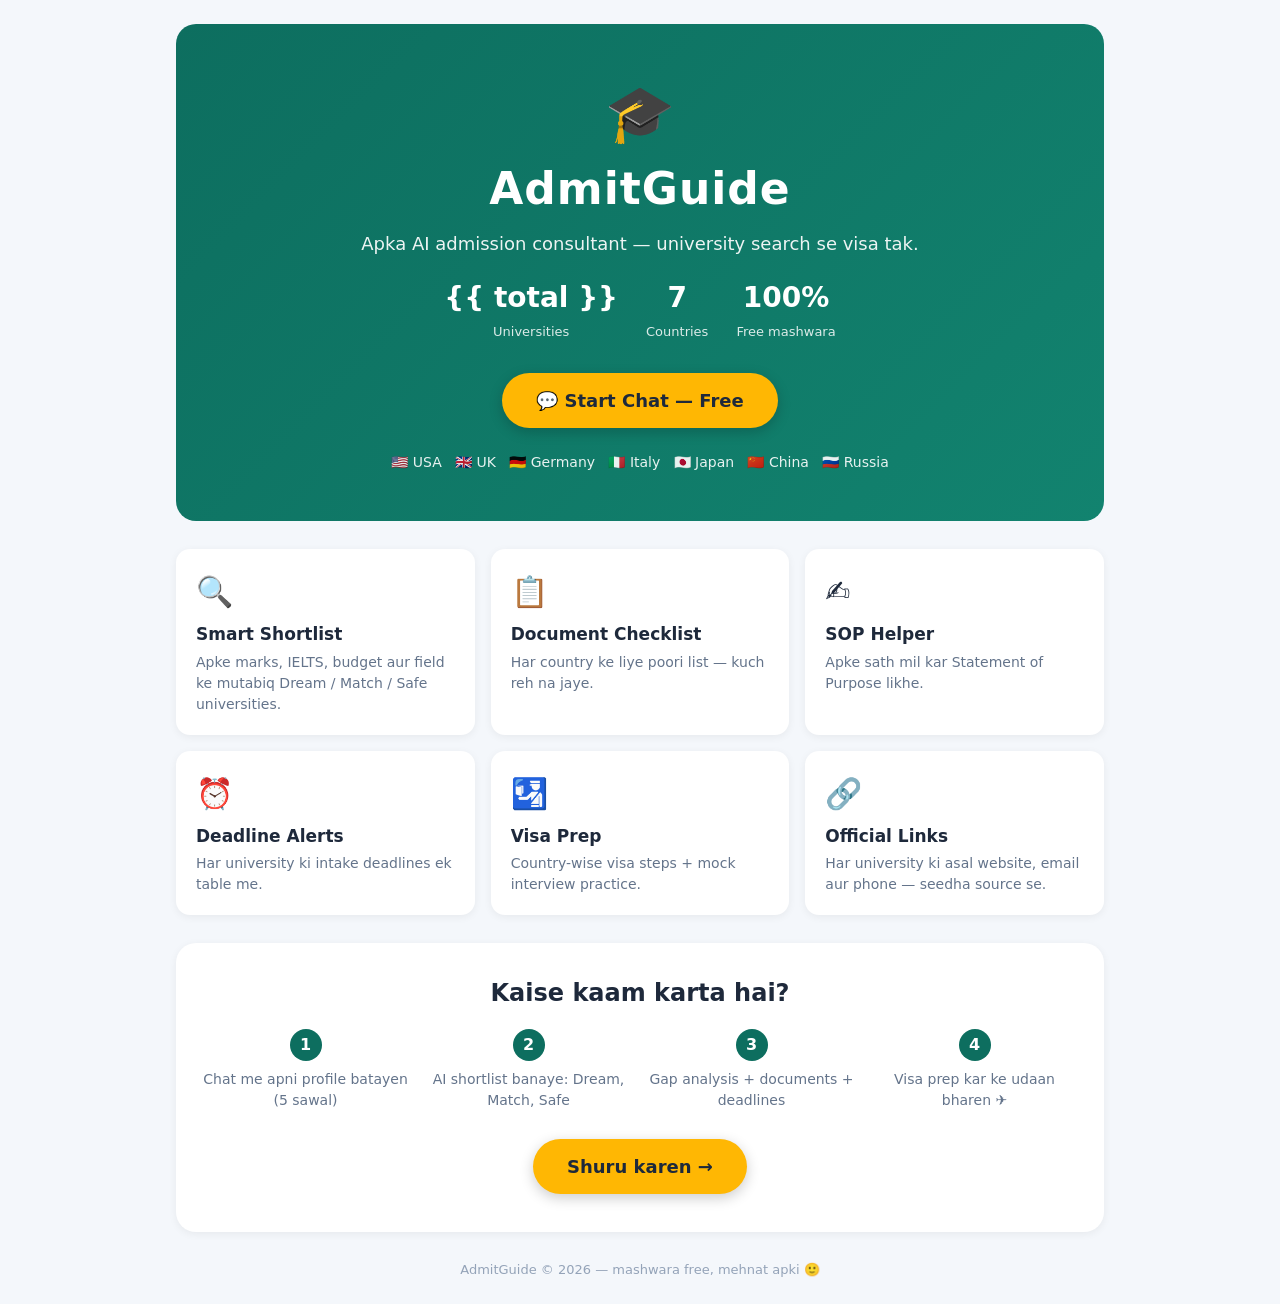
<file: templates/index.html>
<!DOCTYPE html>
<html lang="en">
<head>
<meta charset="UTF-8">
<meta name="viewport" content="width=device-width, initial-scale=1.0">
<title>AdmitGuide — AI Admission Consultant</title>
<link rel="stylesheet" href="/static/style.css">
</head>
<body>
<div class="landing">
  <div class="hero">
    <div class="logo">🎓</div>
    <h1>AdmitGuide</h1>
    <p class="tagline">Apka AI admission consultant — university search se visa tak.</p>
    <div class="stats">
      <div class="stat"><b>{{ total }}</b><span>Universities</span></div>
      <div class="stat"><b>7</b><span>Countries</span></div>
      <div class="stat"><b>100%</b><span>Free mashwara</span></div>
    </div>
    <a class="cta" href="/chat">💬 Start Chat — Free</a>
    <div class="countries">🇺🇸 USA &nbsp; 🇬🇧 UK &nbsp; 🇩🇪 Germany &nbsp; 🇮🇹 Italy &nbsp; 🇯🇵 Japan &nbsp; 🇨🇳 China &nbsp; 🇷🇺 Russia</div>
  </div>

  <div class="features">
    <div class="feature"><div class="fi">🔍</div><h3>Smart Shortlist</h3><p>Apke marks, IELTS, budget aur field ke mutabiq Dream / Match / Safe universities.</p></div>
    <div class="feature"><div class="fi">📋</div><h3>Document Checklist</h3><p>Har country ke liye poori list — kuch reh na jaye.</p></div>
    <div class="feature"><div class="fi">✍️</div><h3>SOP Helper</h3><p>Apke sath mil kar Statement of Purpose likhe.</p></div>
    <div class="feature"><div class="fi">⏰</div><h3>Deadline Alerts</h3><p>Har university ki intake deadlines ek table me.</p></div>
    <div class="feature"><div class="fi">🛂</div><h3>Visa Prep</h3><p>Country-wise visa steps + mock interview practice.</p></div>
    <div class="feature"><div class="fi">🔗</div><h3>Official Links</h3><p>Har university ki asal website, email aur phone — seedha source se.</p></div>
  </div>

  <div class="how">
    <h2>Kaise kaam karta hai?</h2>
    <div class="steps">
      <div class="step"><b>1</b><p>Chat me apni profile batayen (5 sawal)</p></div>
      <div class="step"><b>2</b><p>AI shortlist banaye: Dream, Match, Safe</p></div>
      <div class="step"><b>3</b><p>Gap analysis + documents + deadlines</p></div>
      <div class="step"><b>4</b><p>Visa prep kar ke udaan bharen ✈️</p></div>
    </div>
    <a class="cta" href="/chat">Shuru karen →</a>
  </div>

  <footer>AdmitGuide © 2026 — mashwara free, mehnat apki 🙂</footer>
</div>
</body>
</html>
</file>
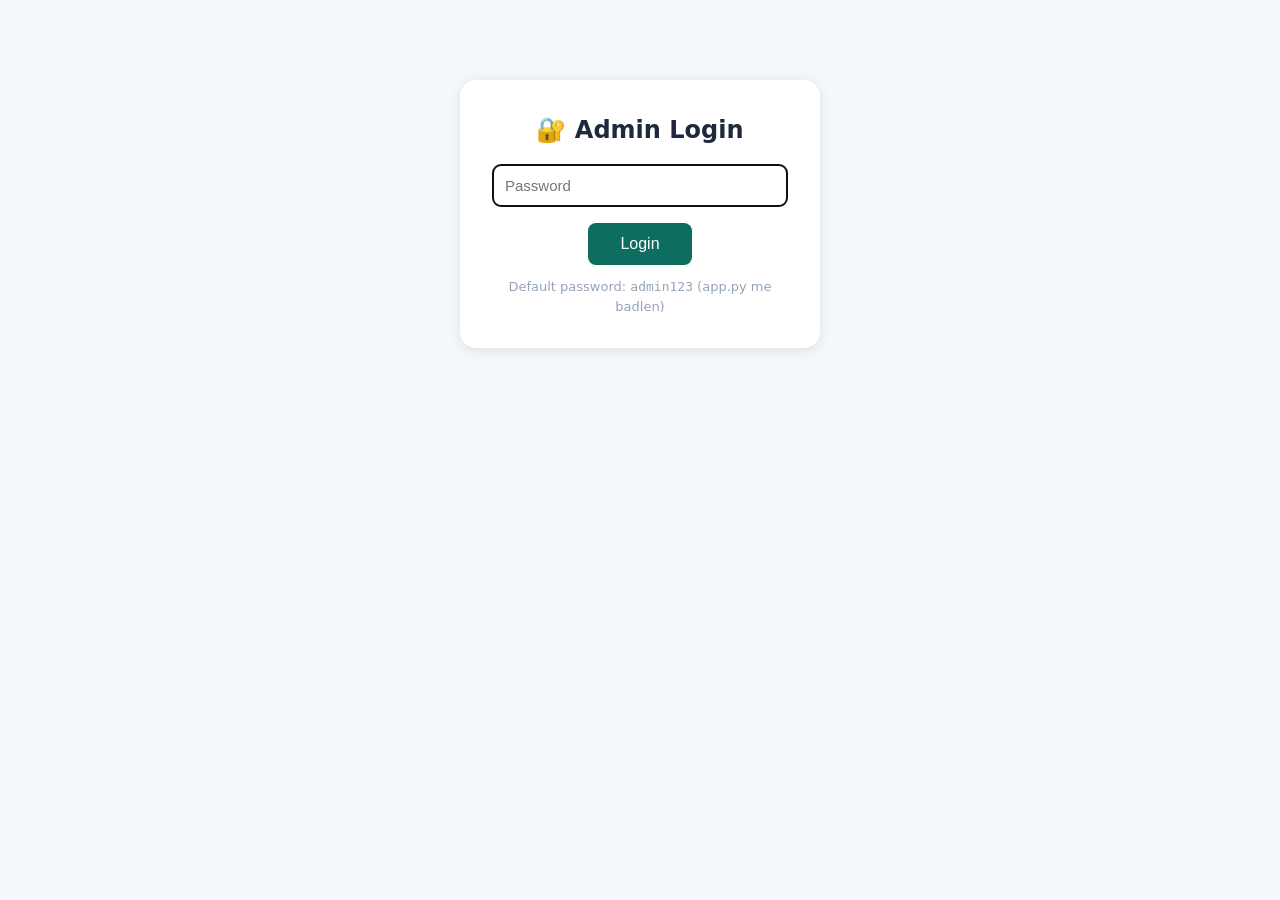
<file: templates/admin_login.html>
<!DOCTYPE html>
<html><head><meta charset="UTF-8"><meta name="viewport" content="width=device-width, initial-scale=1.0">
<title>AdmitGuide Admin</title><link rel="stylesheet" href="/static/style.css"></head>
<body>
<div class="admin-login">
  <h2>🔐 Admin Login</h2>
  <form method="POST" action="/admin">
    <input type="password" name="password" placeholder="Password" autofocus>
    <button type="submit">Login</button>
  </form>
  <p class="hint">Default password: <code>admin123</code> (app.py me badlen)</p>
</div>
</body></html>
</file>
<file: static/style.css>
/* AdmitGuide — clean modern styling */
*{box-sizing:border-box;margin:0;padding:0}
body{font-family:'Segoe UI',system-ui,-apple-system,sans-serif;background:#f4f7fb;color:#1e293b;line-height:1.5}

/* ---------- Landing page ---------- */
.landing{max-width:960px;margin:0 auto;padding:24px 16px}
.hero{text-align:center;background:linear-gradient(135deg,#0d6e5f,#12836f);color:#fff;border-radius:20px;padding:48px 24px;margin-bottom:28px}
.hero .logo{font-size:56px}
.hero h1{font-size:44px;letter-spacing:1px}
.tagline{opacity:.92;margin:8px 0 20px;font-size:18px}
.stats{display:flex;gap:28px;justify-content:center;margin-bottom:24px}
.stat b{display:block;font-size:28px}.stat span{font-size:13px;opacity:.85}
.cta{display:inline-block;background:#ffb703;color:#1e293b;font-weight:700;font-size:18px;
  padding:14px 34px;border-radius:50px;text-decoration:none;margin:6px;box-shadow:0 4px 14px rgba(0,0,0,.2)}
.cta:hover{transform:translateY(-2px)}
.countries{margin-top:18px;font-size:14px;opacity:.9}
.features{display:grid;grid-template-columns:repeat(auto-fit,minmax(240px,1fr));gap:16px;margin-bottom:28px}
.feature{background:#fff;border-radius:14px;padding:20px;box-shadow:0 2px 8px rgba(0,0,0,.06)}
.feature .fi{font-size:30px}.feature h3{margin:8px 0 4px;font-size:17px}.feature p{font-size:14px;color:#64748b}
.how{background:#fff;border-radius:20px;padding:32px 24px;text-align:center;box-shadow:0 2px 8px rgba(0,0,0,.06)}
.how h2{margin-bottom:18px}
.steps{display:grid;grid-template-columns:repeat(auto-fit,minmax(160px,1fr));gap:12px;margin-bottom:22px}
.step b{display:inline-block;background:#0d6e5f;color:#fff;width:32px;height:32px;line-height:32px;border-radius:50%;margin-bottom:8px}
.step p{font-size:14px;color:#64748b}
footer{text-align:center;color:#94a3b8;font-size:13px;margin-top:28px}

/* ---------- Chat page ---------- */
.chat-wrap{max-width:720px;margin:0 auto;height:100vh;display:flex;flex-direction:column;background:#fff}
.chat-head{display:flex;align-items:center;gap:12px;background:#0d6e5f;color:#fff;padding:12px 16px}
.chat-head .back{color:#fff;text-decoration:none;font-size:20px}
.cht{display:flex;align-items:center;gap:10px}
.clogo{font-size:28px;background:#fff;border-radius:50%;width:44px;height:44px;display:flex;align-items:center;justify-content:center}
.cht small{display:block;font-size:11px;opacity:.85}
.msgs{flex:1;overflow-y:auto;padding:16px;display:flex;flex-direction:column;gap:10px;background:#eef3f7}
.bubble{max-width:82%;padding:10px 14px;border-radius:16px;font-size:15px;word-wrap:break-word}
.bubble.mine{align-self:flex-end;background:#0d6e5f;color:#fff;border-bottom-right-radius:4px}
.bubble.theirs{align-self:flex-start;background:#fff;border-bottom-left-radius:4px;box-shadow:0 1px 3px rgba(0,0,0,.1)}
.typing span{display:inline-block;width:8px;height:8px;background:#94a3b8;border-radius:50%;margin:0 2px;animation:tp 1s infinite}
.typing span:nth-child(2){animation-delay:.2s}.typing span:nth-child(3){animation-delay:.4s}
@keyframes tp{0%,100%{opacity:.3}50%{opacity:1}}
.quick{display:flex;gap:8px;padding:8px 12px;overflow-x:auto;background:#eef3f7}
.qbtn{white-space:nowrap;border:1px solid #0d6e5f;color:#0d6e5f;background:#fff;border-radius:20px;padding:8px 14px;font-size:14px;cursor:pointer}
.qbtn:hover{background:#0d6e5f;color:#fff}
.inputbar{display:flex;gap:8px;padding:12px;background:#fff;border-top:1px solid #e2e8f0}
.inputbar input{flex:1;border:1px solid #cbd5e1;border-radius:24px;padding:12px 16px;font-size:15px;outline:none}
.inputbar input:focus{border-color:#0d6e5f}
.inputbar button{background:#0d6e5f;color:#fff;border:none;border-radius:50%;width:46px;height:46px;font-size:18px;cursor:pointer}

/* ---------- University cards in chat ---------- */
.ucard{background:#fff;border:1px solid #e2e8f0;border-radius:12px;padding:12px;margin:2px 0;max-width:100%}
.uhead{display:flex;justify-content:space-between;align-items:center;gap:8px;margin-bottom:6px}
.uhead b{font-size:15px}
.ucountry{background:#e0f2f1;color:#0d6e5f;font-size:12px;font-weight:700;padding:2px 10px;border-radius:12px}
.umeta{font-size:13px;color:#64748b;margin-bottom:2px}
.uwhy{font-size:13px;background:#f0fdf9;border-left:3px solid #0d6e5f;padding:6px 10px;margin:8px 0;border-radius:0 8px 8px 0}
.ulinks{display:flex;flex-wrap:wrap;gap:8px;margin-top:6px}
.ulinks a{font-size:13px;color:#0d6e5f;text-decoration:none;border:1px solid #cbd5e1;border-radius:16px;padding:4px 10px}
.ulinks a:hover{background:#0d6e5f;color:#fff}

/* ---------- Admin ---------- */
.admin-login{max-width:360px;margin:80px auto;background:#fff;padding:32px;border-radius:16px;box-shadow:0 2px 12px rgba(0,0,0,.1);text-align:center}
.admin-login input{width:100%;padding:12px;margin:16px 0;border:1px solid #cbd5e1;border-radius:8px;font-size:15px}
.admin-login button{background:#0d6e5f;color:#fff;border:none;padding:12px 32px;border-radius:8px;font-size:16px;cursor:pointer}
.hint{font-size:13px;color:#94a3b8;margin-top:12px}
.admin-page{padding:16px}
.admin-head{display:flex;justify-content:space-between;align-items:center;margin-bottom:8px;flex-wrap:wrap;gap:8px}
.admin-head small{color:#94a3b8}
.save{background:#0d6e5f;color:#fff;border:none;padding:10px 20px;border-radius:8px;font-size:15px;cursor:pointer}
.logout{color:#ef4444;text-decoration:none;margin-left:12px;font-size:14px}
.table-scroll{overflow:auto;max-height:75vh;border:1px solid #e2e8f0;border-radius:8px;background:#fff}
#utable{border-collapse:collapse;font-size:12px;min-width:2200px}
#utable th{background:#0d6e5f;color:#fff;padding:8px;position:sticky;top:0;white-space:nowrap}
#utable td{border:1px solid #e2e8f0;padding:6px 8px;max-width:220px;overflow:hidden;text-overflow:ellipsis;white-space:nowrap}
#utable td:focus{background:#fef9c3;outline:2px solid #ffb703;white-space:normal}
#utable tr:nth-child(even) td{background:#f8fafc}
</file>
